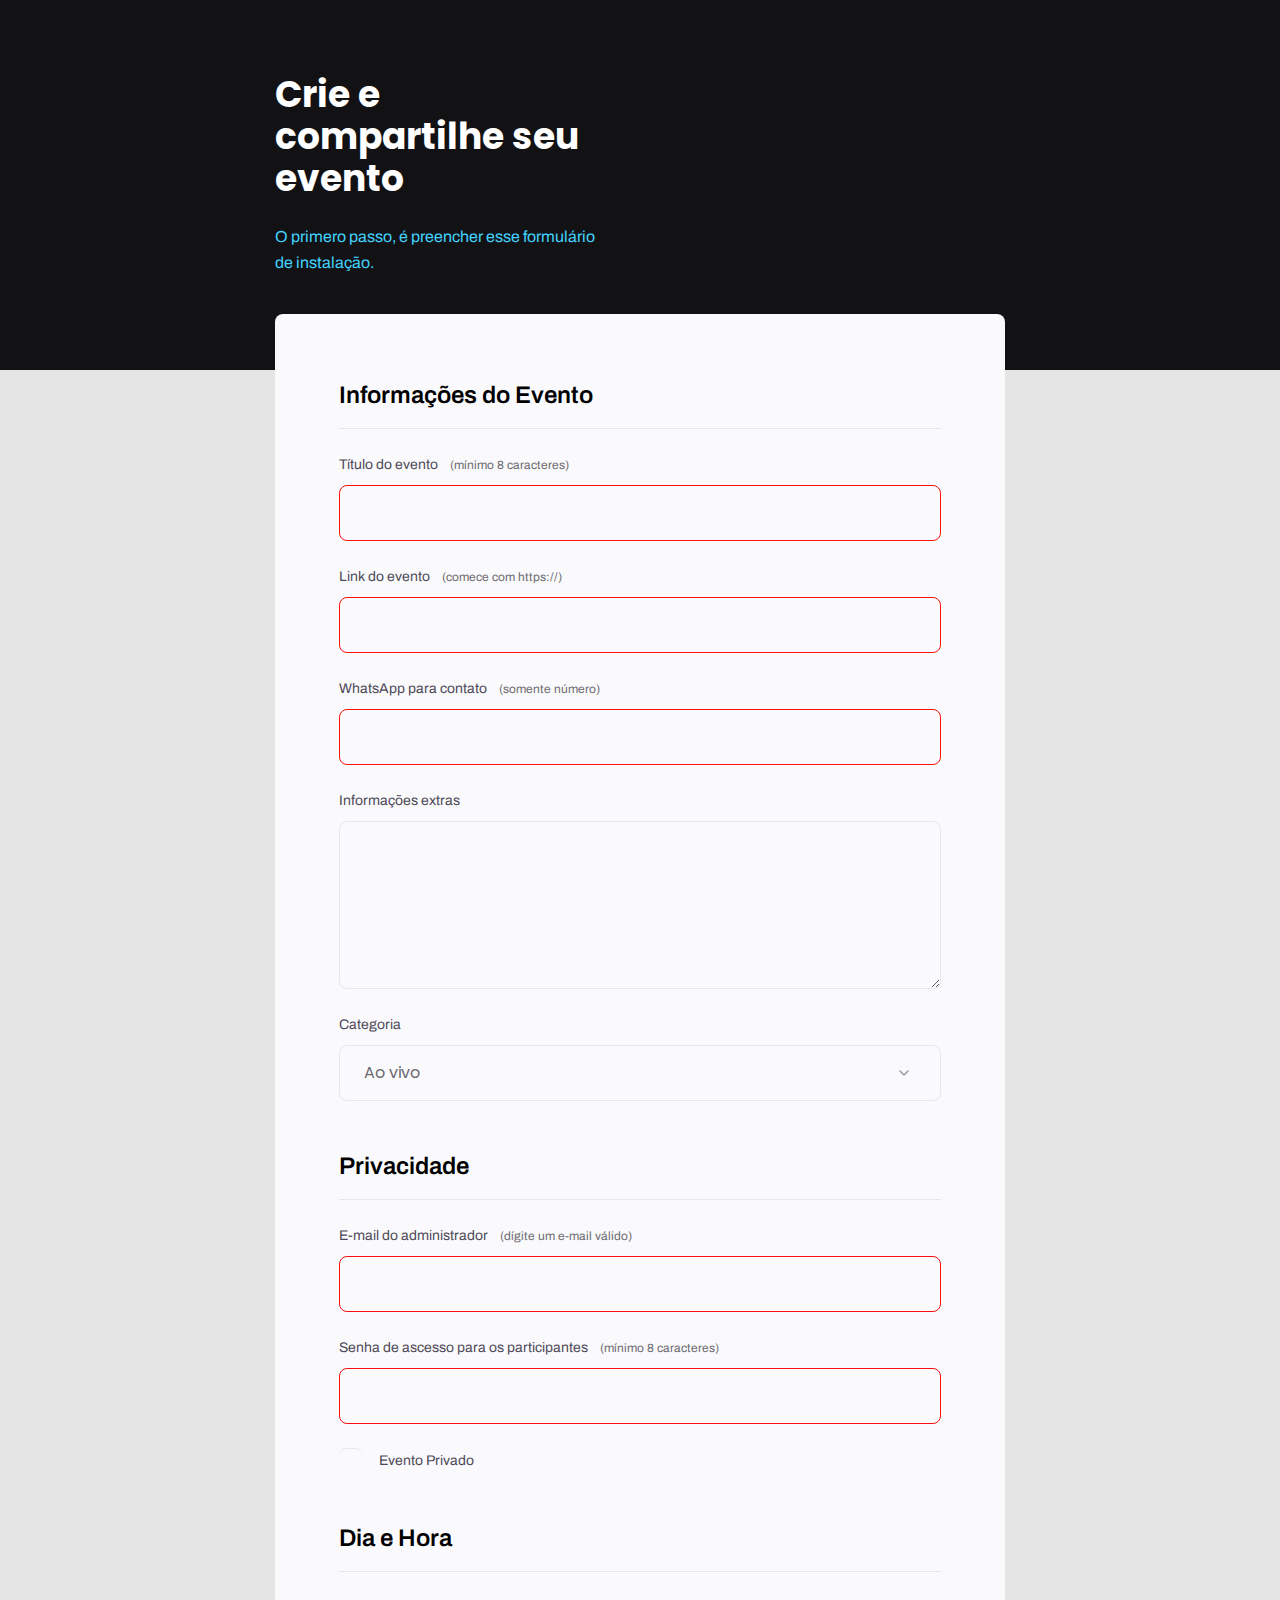
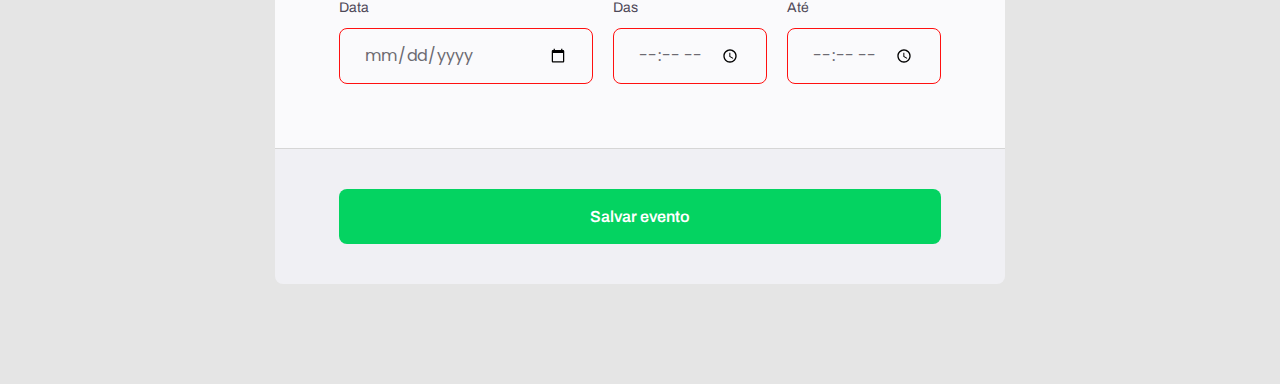
<file: explorer-rocketseat/Stage03/Projeto03/index.html>
<!DOCTYPE html>
<html lang="pt-br">
<head>
    <link rel="preconnect" href="https://fonts.googleapis.com">
    <link rel="preconnect" href="https://fonts.gstatic.com" crossorigin>

    <meta charset="UTF-8">
    <meta name="viewport" content="width=device-width, initial-scale=1.0">
    <title>Crie seu Evento</title>
    
    
    <link rel="stylesheet" href="style.css">
    <link href="https://fonts.googleapis.com/css2?family=Archivo:wght@600;700&family=Poppins&display=swap" rel="stylesheet">
</head>
<body>
    <div class="page">
        <header>
            <h1>Crie e compartilhe seu evento</h1>        
            <p>O primero passo, é preencher esse formulário de instalação.</p>
        </header>
        <form id="my-form">
            <fieldset>
                <div class="fildset-wrapper">
                    <legend>Informações do Evento</legend>
    
                    <div class="input-wrapper">
                        <label for="event-title">Título do evento<span>(mínimo 8 caracteres) </span></label>
                        <input type="text" id="event-title" required minlength="8"/>
                    </div>
    
                    <div class="input-wrapper">
                        <label for="event-link">Link do evento<span>(comece com https://) </span></label>
                        <input type="url" id="event-link" required minlength="8"/>
                    </div>

                    <div class="input-wrapper">
                        <label for="event-whatsapp">WhatsApp para contato<span>(somente número)</span></label> </span></label>
                        <input type="number" id="event-whatsapp" required minlength="8"/>
                    </div>

                    <div class="input-wrapper">
                        <label for="event-info">Informações extras</label>
                        <textarea id="envent-info"></textarea>
                    </div>

                    <div class="input-wrapper">
                        <label for="event-category">Categoria</label>
                        <select id="envent-category">
                            <option value="Live">Ao vivo</option>
                            <option value="Podcast">Podcast</option>
                            <option value="Mentorship">Mentoria</option>

                        </select>
                    </div>
                </div>
            </fieldset>

            <fieldset>
                <div class="fildset-wrapper">
                    <legend>Privacidade</legend>

                    <div class="input-wrapper">
                        <label for="event-email">E-mail do administrador<span>(dígite um e-mail válido) </span></label>
                        <input type="e-mail" id="event-email" required minlength="8"/>
                    </div>

                    <div class="input-wrapper">
                        <label for="event-password">Senha de ascesso para os participantes<span>(mínimo 8 caracteres) </span></label>
                        <input type="password" id="event-password" required minlength="8"/>
                    </div>

                    <div class="checkbox-wrapper">
                        <input type="checkbox" id="event-private" required/>
                        <label for="event-private">Evento Privado</label>
                    </div>
                </div>                   
            </fieldset>        
        
            <fieldset>
                <div class="fildset-wrapper">
                    <legend>Dia e Hora</legend>

                    <div class="col-3">
                        <div class="input-wrapper">
                            <label for="event-date">Data</label>
                            <input type="date" id="event-date" required/>
                        </div>
    
                        <div class="input-wrapper">
                            <label for="event-begin">Das</label>
                            <input type="time" id="event-begin" required/>
                        </div>

                        <div class="input-wrapper">
                            <label for="event-end">Até</label>
                            <input type="time" id="event-end" required/>
                        </div>
                    </div>

             
                </div>                   
            </fieldset>

        </form>
        <footer>
            <button class="button" form="my-form">Salvar evento</button>
        </footer>
    </div>
</body>
</html>
</file>
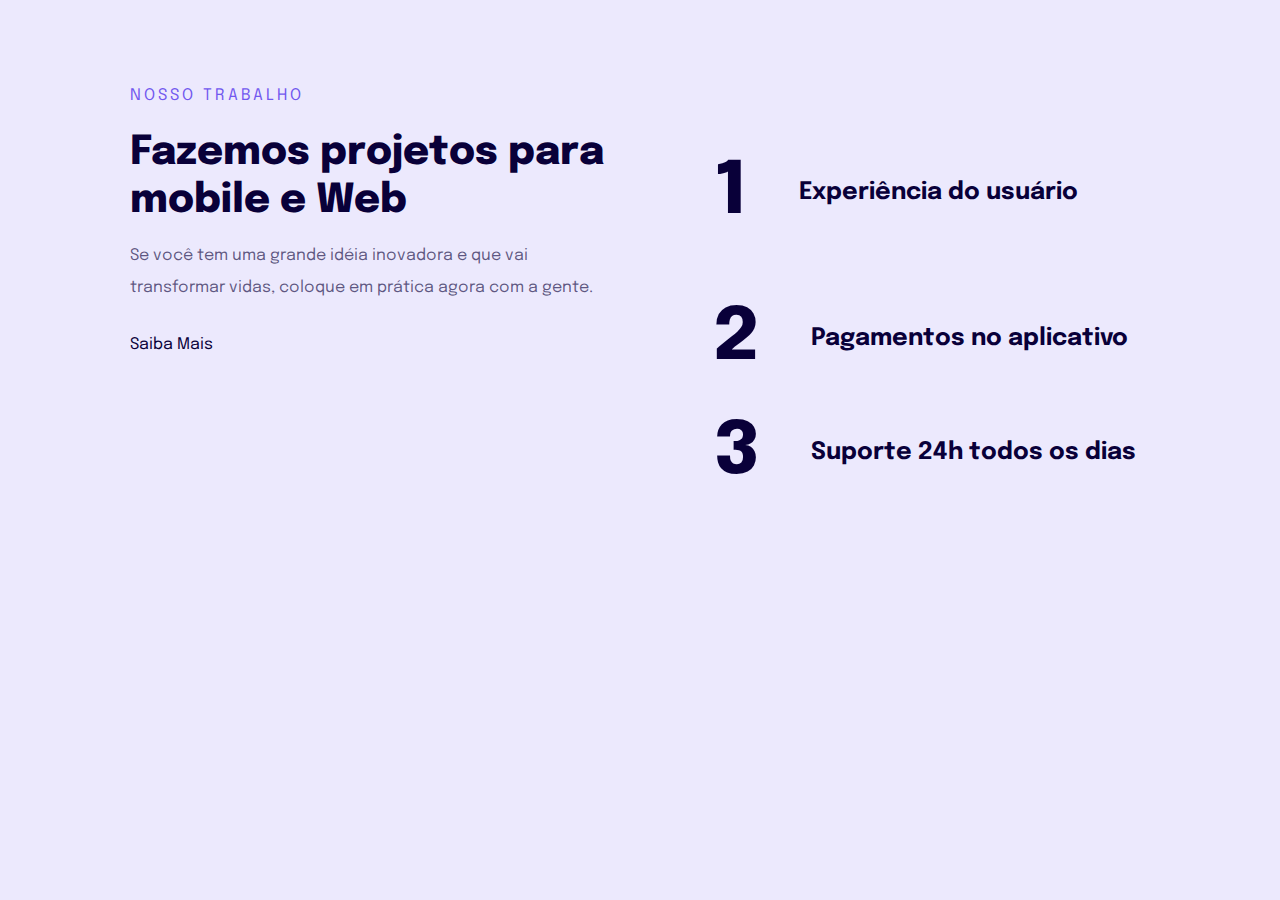
<file: explorer-rocketseat/Stage03/Projeto04/index.html>
<!DOCTYPE html>
<html lang="pt-br">
    <head>
    <link rel="preconnect" href="https://fonts.googleapis.com">
    <link rel="preconnect" href="https://fonts.gstatic.com" crossorigin>
    
    <meta charset="UTF-8">
    <meta name="viewport" content="width=device-width, initial-scale=1.0">
    <title>Introdução a responsividade</title>
    
    <link rel="stylesheet" href="style.css">
    <link href="https://fonts.googleapis.com/css2?family=Epilogue:wght@400;700;800&display=swap" rel="stylesheet">

</head>
<body>
    <main>
        <div>            
            <p>Nosso Trabalho</p>
            
            <h1>Fazemos projetos para mobile e Web</h1>
    
            <p>Se você tem uma grande idéia inovadora e que vai transformar vidas, coloque em prática agora com a gente.</p>
    
            <a href="#">Saiba Mais</a>
        </div>

        <ul>
            <li><span>1</span> Experiência do usuário <li>
            <li><span>2</span> Pagamentos no aplicativo </li>
            <li><span>3</span> Suporte 24h todos os dias </li>
        </ul>
    </main>
</body>
</html>
</file>
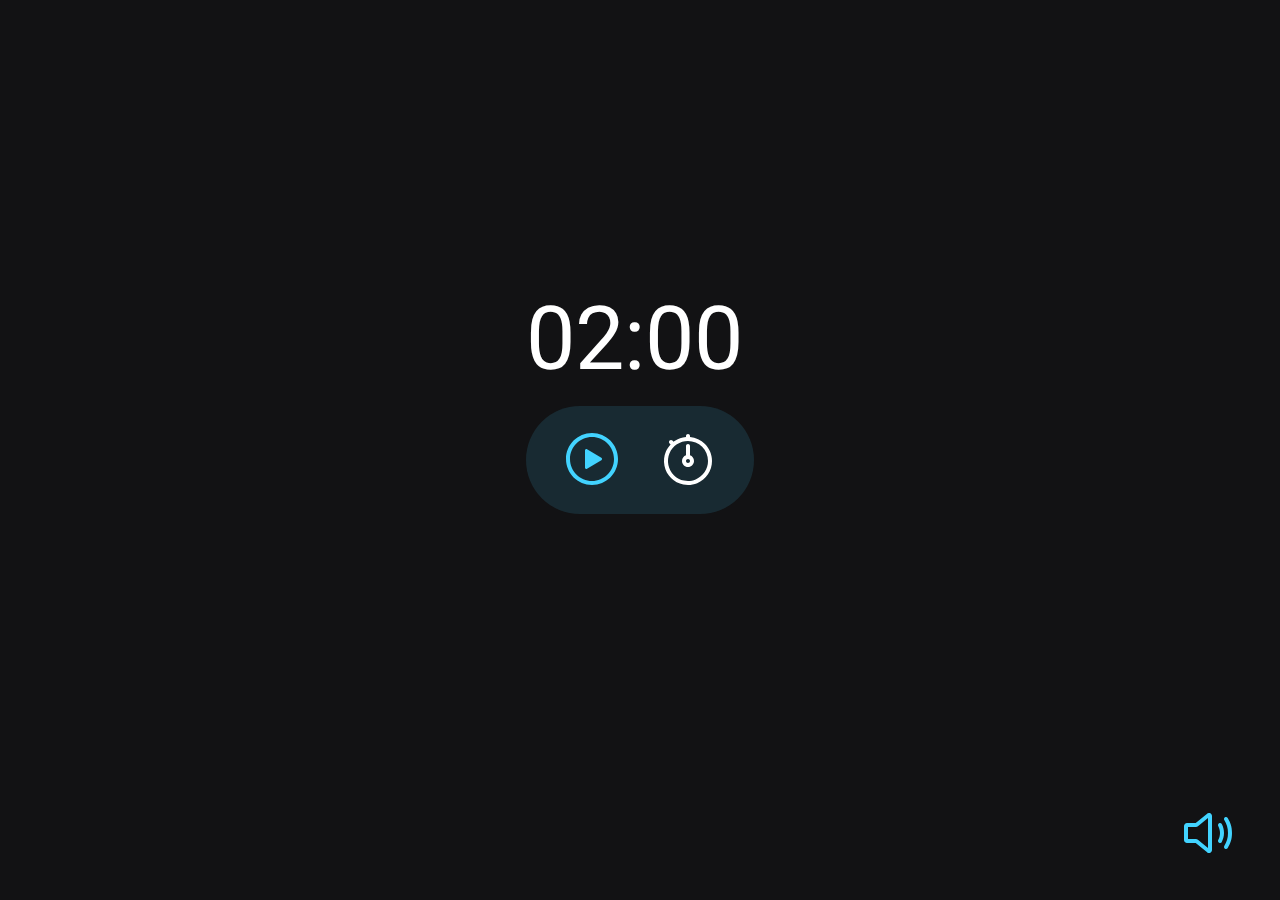
<file: explorer-rocketseat/stage05/cronometro/index.html>
<!DOCTYPE html>
<html lang="pt-br">
<head>
  <link rel="preconnect" href="https://fonts.googleapis.com">
  <link rel="preconnect" href="https://fonts.gstatic.com" crossorigin>
  
  <meta charset="UTF-8">
  <meta name="viewport" content="width=device-width, initial-scale=1.0">
  <meta name="description" content="Temporizador estilo pomodoro">
  <title>FocusTimer - Pomodoro</title>

  <link rel="shortcut icon" href="favicon.ico" type="image/x-icon">

  <link rel="stylesheet" href="style.css">
  <link href="https://fonts.googleapis.com/css2?family=Roboto:wght@700&display=swap" rel="stylesheet">
</head>
<body>
  <main>
    <div id="timer">
      <span class="minutes">02</span>
      <span>:</span>
      <span class="seconds">00</span>
    </div>
    <div id="controls">
      <button class="play">
        <svg width="64" height="64" viewBox="0 0 64 64" fill="none" xmlns="http://www.w3.org/2000/svg">
          <path fill-rule="evenodd" clip-rule="evenodd" d="M6 32C6 17.6454 17.6454 6 32 6C46.3546 6 58 17.6454 58 32C58 46.3546 46.3546 58 32 58C17.6454 58 6 46.3546 6 32ZM32 10C19.8546 10 10 19.8546 10 32C10 44.1454 19.8546 54 32 54C44.1454 54 54 44.1454 54 32C54 19.8546 44.1454 10 32 10Z" fill="#42D3FF"/>
          <path d="M27.04 41.805L41.3462 33.1625C41.5457 33.041 41.7105 32.8703 41.8248 32.6667C41.9392 32.4631 41.9993 32.2335 41.9993 32C41.9993 31.7665 41.9392 31.5369 41.8248 31.3333C41.7105 31.1297 41.5457 30.959 41.3462 30.8375L27.04 22.195C26.8349 22.0721 26.6009 22.0061 26.3619 22.0035C26.1228 22.001 25.8874 22.062 25.6798 22.1805C25.4721 22.2989 25.2998 22.4705 25.1803 22.6775C25.0608 22.8846 24.9986 23.1197 25 23.3587V40.6413C24.9986 40.8803 25.0608 41.1154 25.1803 41.3225C25.2998 41.5295 25.4721 41.7011 25.6798 41.8195C25.8874 41.938 26.1228 41.999 26.3619 41.9965C26.6009 41.9939 26.8349 41.9279 27.04 41.805Z" fill="#42D3FF"/>
        </svg>   
      </button>
      <button class="pause hide">
        <svg width="64" height="64" viewBox="0 0 64 64" fill="none" xmlns="http://www.w3.org/2000/svg">
          <path fill-rule="evenodd" clip-rule="evenodd" d="M6 32C6 17.6454 17.6454 6 32 6C46.3546 6 58 17.6454 58 32C58 46.3546 46.3546 58 32 58C17.6454 58 6 46.3546 6 32ZM32 10C19.8546 10 10 19.8546 10 32C10 44.1454 19.8546 54 32 54C44.1454 54 54 44.1454 54 32C54 19.8546 44.1454 10 32 10Z" fill="#42D3FF"/>
          <path fill-rule="evenodd" clip-rule="evenodd" d="M26 22C27.1046 22 28 22.8954 28 24V40C28 41.1046 27.1046 42 26 42C24.8954 42 24 41.1046 24 40V24C24 22.8954 24.8954 22 26 22Z" fill="#42D3FF"/>
          <path fill-rule="evenodd" clip-rule="evenodd" d="M38 22C39.1046 22 40 22.8954 40 24V40C40 41.1046 39.1046 42 38 42C36.8954 42 36 41.1046 36 40V24C36 22.8954 36.8954 22 38 22Z" fill="#42D3FF"/>
        </svg>
      </button>
      <button class="stop hide">
        <svg width="64" height="64" viewBox="0 0 64 64" fill="none" xmlns="http://www.w3.org/2000/svg">
          <path fill-rule="evenodd" clip-rule="evenodd" d="M6 32C6 17.6454 17.6454 6 32 6C46.3546 6 58 17.6454 58 32C58 46.3546 46.3546 58 32 58C17.6454 58 6 46.3546 6 32ZM32 10C19.8546 10 10 19.8546 10 32C10 44.1454 19.8546 54 32 54C44.1454 54 54 44.1454 54 32C54 19.8546 44.1454 10 32 10Z" fill="white"/>
          <path d="M38.8 42H25.2C24.3515 41.9993 23.538 41.662 22.938 41.062C22.338 40.462 22.0007 39.6485 22 38.8V25.2C22.0007 24.3515 22.338 23.538 22.938 22.938C23.538 22.338 24.3515 22.0007 25.2 22H38.8C39.6485 22.0007 40.462 22.338 41.062 22.938C41.662 23.538 41.9993 24.3515 42 25.2V38.8C41.9993 39.6485 41.662 40.462 41.062 41.062C40.462 41.662 39.6485 41.9993 38.8 42Z" fill="white"/>
        </svg> 
      </button>
      <button class="set">
        <svg width="64" height="64" viewBox="0 0 64 64" fill="none" xmlns="http://www.w3.org/2000/svg">
          <path fill-rule="evenodd" clip-rule="evenodd" d="M32 7C33.1046 7 34 7.89543 34 9V10.0834C39.6327 10.5542 44.9435 13.0024 48.9706 17.0294C53.4715 21.5303 56 27.6348 56 34C56 38.7468 54.5925 43.3869 51.9553 47.3337C49.3181 51.2805 45.5699 54.3566 41.1844 56.1731C36.799 57.9896 31.9734 58.4649 27.3179 57.5389C22.6623 56.6128 18.3859 54.327 15.0295 50.9706C11.673 47.6141 9.38722 43.3377 8.46118 38.6822C7.53513 34.0266 8.01041 29.201 9.82692 24.8156C10.9634 22.0719 12.593 19.5776 14.6203 17.4487L13.5858 16.4142C12.8048 15.6332 12.8048 14.3668 13.5858 13.5858C14.3669 12.8047 15.6332 12.8047 16.4142 13.5858L17.6163 14.7878C17.959 14.5313 18.3091 14.2834 18.6663 14.0447C22.0566 11.7794 25.9585 10.4214 30 10.0835V9C30 7.89543 30.8955 7 32 7ZM32 14C28.0444 14 24.1776 15.173 20.8886 17.3706C17.5996 19.5682 15.0362 22.6918 13.5224 26.3463C12.0087 30.0009 11.6126 34.0222 12.3843 37.9018C13.156 41.7814 15.0608 45.3451 17.8579 48.1421C20.6549 50.9392 24.2186 52.844 28.0982 53.6157C31.9778 54.3874 35.9992 53.9913 39.6537 52.4776C43.3082 50.9638 46.4318 48.4004 48.6294 45.1114C50.827 41.8224 52 37.9556 52 34C52 28.6957 49.8929 23.6086 46.1422 19.8579C42.3914 16.1071 37.3044 14 32 14ZM32 17C33.1046 17 34 17.8954 34 19V28.3414C36.3304 29.1651 38 31.3876 38 34C38 37.3137 35.3137 40 32 40C28.6863 40 26 37.3137 26 34C26 31.3876 27.6696 29.1651 30 28.3414V19C30 17.8954 30.8955 17 32 17ZM32 32C30.8955 32 30 32.8954 30 34C30 35.1046 30.8955 36 32 36C33.1046 36 34 35.1046 34 34C34 32.8954 33.1046 32 32 32Z" fill="white"/>
        </svg>   
      </button>
    </div>
  </main>

  <footer>
    <button class="sound-on">
      <svg width="64" height="64" viewBox="0 0 64 64" fill="none" xmlns="http://www.w3.org/2000/svg">
        <path fill-rule="evenodd" clip-rule="evenodd" d="M32.7502 12.0104C33.3025 11.9643 33.8569 12.072 34.3517 12.3218C34.8466 12.5715 35.2625 12.9535 35.5535 13.4253C35.8444 13.8971 35.999 14.4402 36 14.9945L36 14.9982V48.9982L36 49.0018C35.999 49.5561 35.8444 50.0993 35.5535 50.5711C35.2625 51.0429 34.8465 51.4248 34.3517 51.6746C33.8569 51.9243 33.3025 52.0321 32.7502 51.9859C32.1978 51.9398 31.669 51.7415 31.2225 51.4131C31.1946 51.3926 31.1673 51.3713 31.1405 51.3494L19.7189 41.9981C19.7172 41.9981 19.7154 41.9982 19.7137 41.9982C19.7112 41.9982 19.7087 41.9982 19.7063 41.9982H11C10.2044 41.9982 9.44129 41.6821 8.87868 41.1195C8.31607 40.5569 8 39.7938 8 38.9982V24.9982C8 24.2025 8.31607 23.4395 8.87868 22.8769C9.44129 22.3142 10.2044 21.9982 11 21.9982H19.719L31.1405 12.6469C31.1673 12.625 31.1946 12.6038 31.2225 12.5833C31.669 12.2549 32.1978 12.0566 32.7502 12.0104ZM32 17.1129L22.2504 25.0952C21.548 25.6829 20.66 26.0029 19.744 25.9982H12V37.9982H19.6996C20.6203 37.993 21.5147 38.3063 22.2309 38.8852C22.2342 38.8878 22.2375 38.8905 22.2407 38.8932L32 46.8835V17.1129Z" fill="#42D3FF"/>
        <path fill-rule="evenodd" clip-rule="evenodd" d="M43.0911 22.2185C44.075 21.7165 45.2795 22.1071 45.7815 23.0911C47.1523 25.7777 48 28.6985 48 32C48 35.2688 47.1159 38.2499 45.7876 40.897C45.2922 41.8842 44.0902 42.283 43.103 41.7876C42.1158 41.2922 41.717 40.0902 42.2124 39.103C43.3191 36.8976 44 34.5287 44 32C44 29.424 43.3477 27.1223 42.2185 24.9089C41.7165 23.925 42.1072 22.7205 43.0911 22.2185Z" fill="#42D3FF"/>
        <path fill-rule="evenodd" clip-rule="evenodd" d="M48.9926 16.2723C49.9468 15.7159 51.1714 16.0384 51.7277 16.9926C54.3508 21.4912 56 25.5505 56 32C56 38.4594 54.279 42.5547 51.7354 46.9943C51.1862 47.9527 49.9642 48.2845 49.0057 47.7354C48.0473 47.1862 47.7155 45.9641 48.2646 45.0057C50.591 40.9453 52 37.5406 52 32C52 26.4495 50.6492 23.0838 48.2723 19.0074C47.7159 18.0532 48.0384 16.8286 48.9926 16.2723Z" fill="#42D3FF"/>
      </svg> 
    </button>
    <button class="sound-off hide">
      <svg width="64" height="64" viewBox="0 0 64 64" fill="none" xmlns="http://www.w3.org/2000/svg">
        <path fill-rule="evenodd" clip-rule="evenodd" d="M6.58579 8.58579C7.36683 7.80474 8.63317 7.80474 9.41421 8.58579L53.4142 52.5858C54.1953 53.3668 54.1953 54.6332 53.4142 55.4142C52.6332 56.1953 51.3668 56.1953 50.5858 55.4142L6.58579 11.4142C5.80474 10.6332 5.80474 9.36683 6.58579 8.58579Z" fill="white"/>
        <path d="M28 17.115V21.34C28.0002 21.4722 28.0528 21.599 28.1462 21.6925L31.1462 24.6925C31.2161 24.7624 31.3051 24.8101 31.402 24.8295C31.499 24.8488 31.5995 24.839 31.6908 24.8013C31.7822 24.7636 31.8603 24.6996 31.9153 24.6175C31.9704 24.5354 31.9998 24.4388 32 24.34V15.0713C32.0056 14.5179 31.8613 13.9734 31.5825 13.4954C31.3036 13.0174 30.9007 12.6238 30.4163 12.3562C29.917 12.0875 29.3517 11.9664 28.7862 12.0069C28.2207 12.0474 27.6783 12.2479 27.2225 12.585C27.1939 12.6048 27.1664 12.6261 27.14 12.6488L23.1475 15.9175C23.0936 15.9618 23.0495 16.0169 23.0181 16.0792C22.9868 16.1415 22.9688 16.2098 22.9654 16.2795C22.962 16.3492 22.9732 16.4188 22.9983 16.4839C23.0234 16.549 23.0619 16.6082 23.1112 16.6575L25.2425 18.79C25.3304 18.8778 25.4478 18.9298 25.5718 18.9358C25.6959 18.9418 25.8178 18.9014 25.9137 18.8225L28 17.115Z" fill="white"/>
        <path d="M28 46.885L18.2412 38.895C17.5248 38.3131 16.6292 37.9969 15.7063 38H8V26H14.34C14.4388 25.9998 14.5354 25.9704 14.6175 25.9153C14.6996 25.8603 14.7636 25.7822 14.8013 25.6908C14.839 25.5995 14.8488 25.499 14.8295 25.402C14.8101 25.3051 14.7624 25.2161 14.6925 25.1462L11.6925 22.1462C11.599 22.0528 11.4722 22.0002 11.34 22H7C6.20435 22 5.44129 22.3161 4.87868 22.8787C4.31607 23.4413 4 24.2043 4 25V39C4 39.7956 4.31607 40.5587 4.87868 41.1213C5.44129 41.6839 6.20435 42 7 42H15.72L27.14 51.35C27.1664 51.3726 27.1939 51.3939 27.2225 51.4137C27.684 51.7554 28.2341 51.957 28.8071 51.9944C29.38 52.0319 29.9517 51.9036 30.4538 51.625C30.9283 51.3547 31.322 50.9624 31.5939 50.4888C31.8658 50.0151 32.006 49.4774 32 48.9313V42.66C31.9998 42.5278 31.9472 42.401 31.8538 42.3075L28.8538 39.3075C28.7839 39.2376 28.6949 39.1899 28.598 39.1705C28.501 39.1512 28.4005 39.161 28.3092 39.1987C28.2178 39.2364 28.1397 39.3004 28.0847 39.3825C28.0296 39.4646 28.0002 39.5612 28 39.66V46.885Z" fill="white"/>
        <path d="M44 32C44 28.93 43.2738 26.015 41.7812 23.0912C41.5346 22.6288 41.1163 22.2816 40.6163 22.1244C40.1162 21.9673 39.5745 22.0126 39.1076 22.2508C38.6407 22.489 38.286 22.901 38.1198 23.3981C37.9535 23.8951 37.9891 24.4376 38.2188 24.9088C39.4175 27.2575 40 29.5775 40 32C40 32.3333 39.9871 32.6721 39.9613 33.0163C39.9506 33.1597 39.9709 33.3037 40.021 33.4385C40.071 33.5733 40.1496 33.6958 40.2513 33.7975L42.7088 36.2562C42.7724 36.3202 42.8521 36.3657 42.9395 36.388C43.0269 36.4103 43.1187 36.4086 43.2052 36.383C43.2917 36.3573 43.3696 36.3088 43.4308 36.2425C43.4919 36.1762 43.534 36.0945 43.5525 36.0062C43.8483 34.6913 43.9983 33.3478 44 32Z" fill="white"/>
        <path d="M52 32C52 25.6012 50.365 21.5137 47.7275 16.9925C47.4566 16.5417 47.0191 16.2158 46.5097 16.0852C46.0003 15.9547 45.4599 16.0301 45.0056 16.295C44.5513 16.5599 44.2197 16.9931 44.0825 17.5008C43.9453 18.0085 44.0135 18.5498 44.2725 19.0075C46.6338 23.055 48 26.4788 48 32C48 34.9787 47.5887 37.36 46.8288 39.5812C46.7677 39.7583 46.7575 39.949 46.7995 40.1315C46.8415 40.3141 46.9339 40.4812 47.0662 40.6138L49.1625 42.7088C49.2204 42.7669 49.2917 42.8099 49.3702 42.8339C49.4486 42.858 49.5318 42.8623 49.6123 42.8466C49.6929 42.831 49.7683 42.7957 49.832 42.744C49.8957 42.6922 49.9456 42.6256 49.9775 42.55C51.2612 39.485 52 36.2388 52 32Z" fill="white"/>
        <path d="M60 32C60 22.7175 57.4762 16.8612 53.6862 10.9238C53.4008 10.4762 52.9493 10.1604 52.431 10.0457C51.9127 9.9311 51.3701 10.0271 50.9225 10.3125C50.4749 10.5979 50.1591 11.0495 50.0445 11.5678C49.9299 12.0861 50.0258 12.6287 50.3112 13.0763C53.7275 18.4225 56 23.6875 56 32C56 37.9312 54.8875 42.265 53.0513 46.125C53.0066 46.2181 52.9919 46.3228 53.0091 46.4247C53.0263 46.5265 53.0747 46.6205 53.1475 46.6937L55.375 48.9238C55.4307 48.9798 55.4989 49.0219 55.5739 49.0465C55.649 49.0711 55.7288 49.0776 55.8069 49.0654C55.8849 49.0532 55.959 49.0226 56.023 48.9763C56.087 48.93 56.1391 48.8691 56.175 48.7988C58.86 43.5275 60 38.375 60 32Z" fill="white"/>
      </svg> 
    </button>
  </footer>

  <script src="js/index.js" type="module"></script>
</body>
</html>
</file>
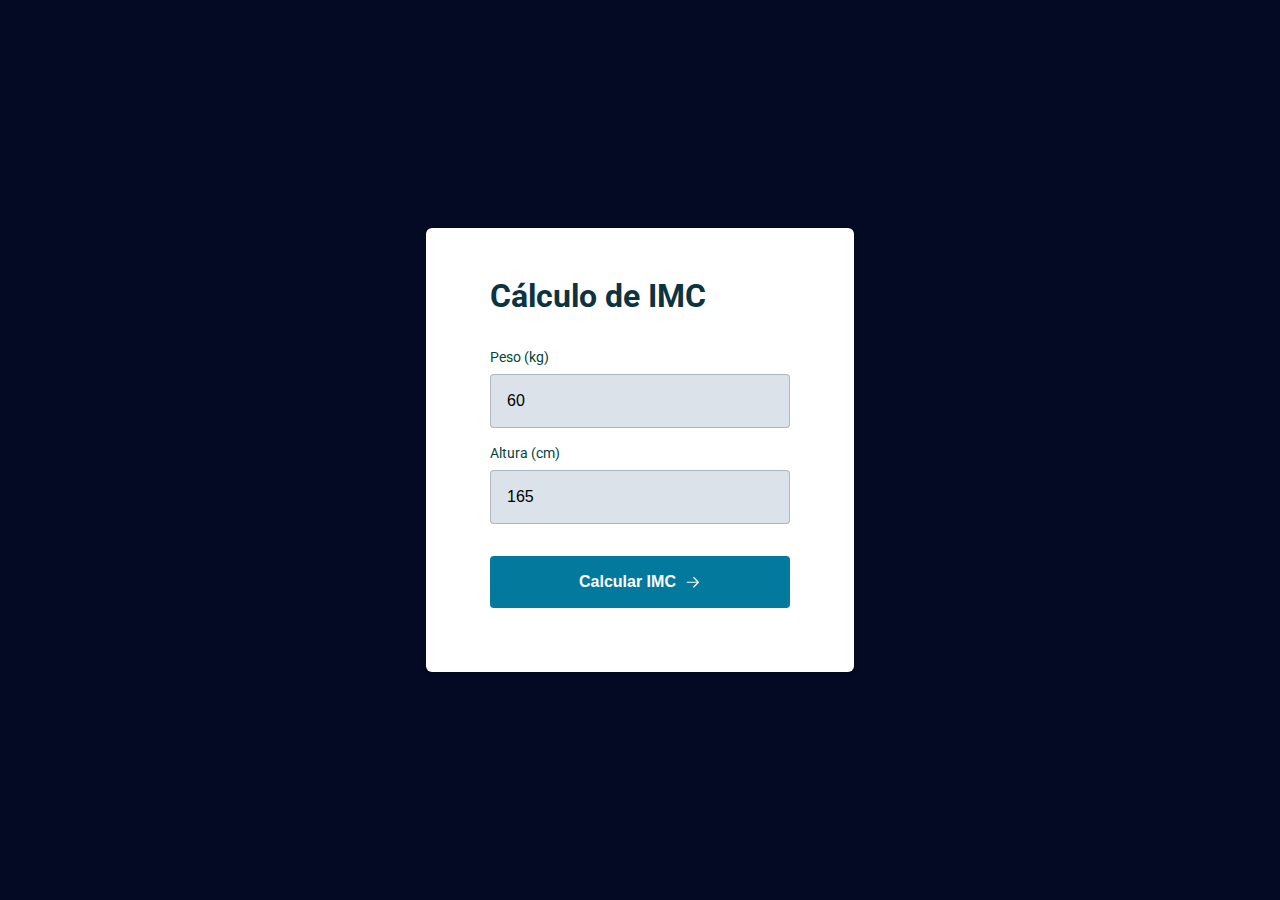
<file: explorer-rocketseat/stage05/IMC/index.html>
<!DOCTYPE html>
<html lang="pt-br">
<head>

    <link rel="preconnect" href="https://fonts.googleapis.com">
    <link rel="preconnect" href="https://fonts.gstatic.com" crossorigin>
    <meta charset="UTF-8">    
    <meta name="viewport" content="width=device-width, initial-scale=1.0">
    <title>Calculadora Imc</title>
    
    <link rel="stylesheet" href="./style.css">
    <link href="https://fonts.googleapis.com/css2?family=Roboto:wght@400;700&display=swap" rel="stylesheet">
    
    <script src="./js/script.js" defer type="module"></script>
  
</head>
<body>
    <div class="alert-error">
        Digite somente números
    </div>
    <div class="container">
            <main class="card">
                <form action="">
                    <h1 class="title">Cálculo de IMC</h1>

                    <div class="input-wrapper">
                        <label for="weigth">Peso (kg)</label>
                        <input id="weigth" type="text" placeholder="60"/>                        
                    </div>

                    <div class="input-wrapper">
                        <label for="heigth">Altura (cm)</label>
                        <input id="heigth" type="text" placeholder="165"/>                         
                    </div>

                    <button>Calcular IMC
                        <img src="./assets/arrow.svg" alt="seta apontando para a direita">
                    </button>
                    
                </form>                
            </main>
        </div>
        <div class="modal-wrapper">
            <div class="modal card">
                <h2 class="title">
                
                    <button class="close">
                        <img src="./assets/close.svg" alt="imagem para fechar o popup">
                    </button>

                    <span>Seu IMC é de 28</span>
                </h2>
            </div>
        </div>
</body>
</html>
</file>
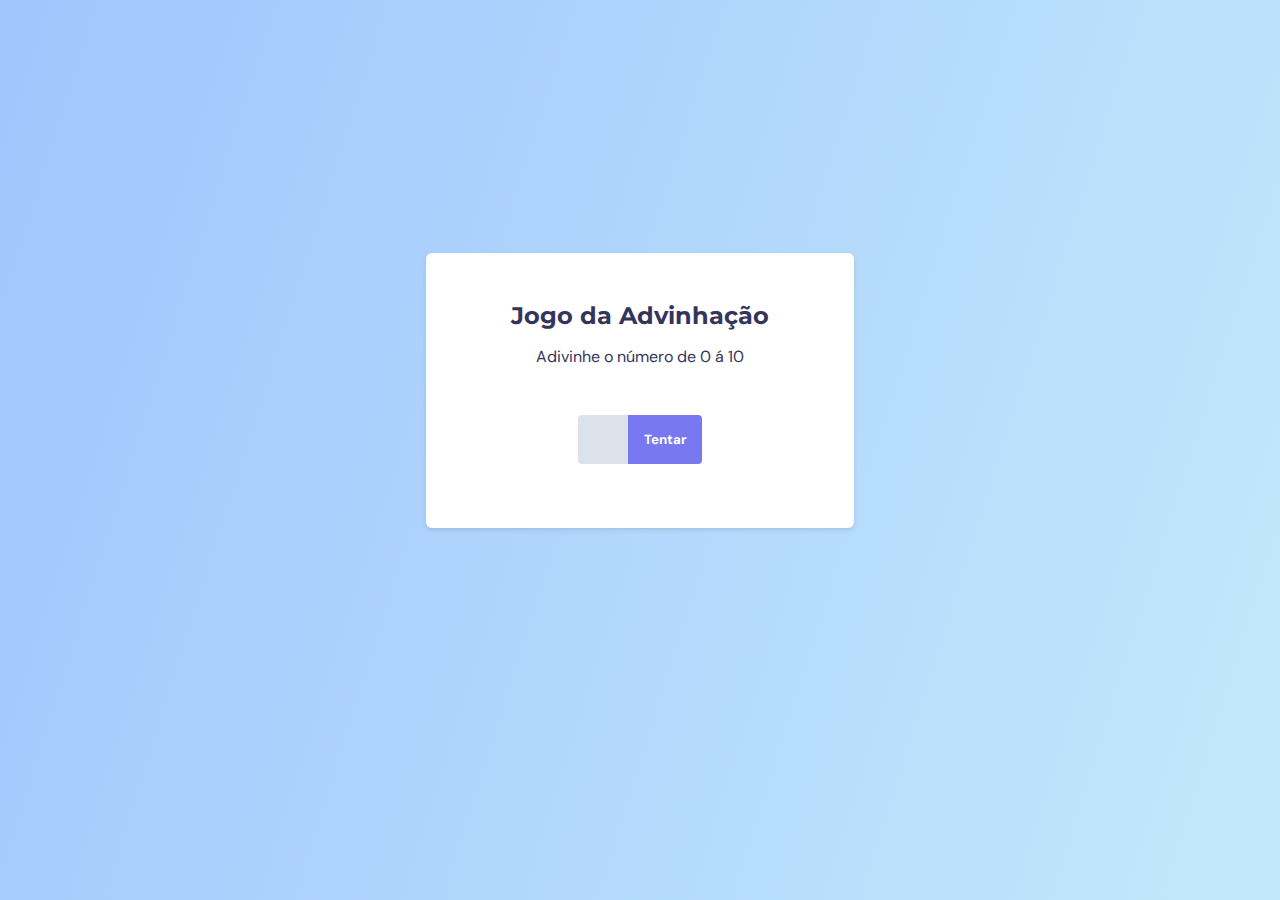
<file: explorer-rocketseat/stage05/jogo-adivinhacao/index.html>
<!DOCTYPE html>
<html lang="pt-br">
<head>
    <link rel="preconnect" href="https://fonts.googleapis.com">
    <link rel="preconnect" href="https://fonts.gstatic.com" crossorigin>

    <meta charset="UTF-8">    
    <meta name="viewport" content="width=device-width, initial-scale=1.0">
    <title>Jogo Adivinhação</title>

    <link rel="stylesheet" href="style.css">    
    <link href="https://fonts.googleapis.com/css2?family=DM+Sans:wght@400;700&family=Montserrat:wght@600&display=swap" rel="stylesheet">
</head>
<body>
    <main>

        <div class="screen1">
            <h1>Jogo da Advinhação</h1>
            <p>Adivinhe o número de 0 á 10</p>            
            <form>
                <input id="inputNumber" type="text">
                <button id="btnTry">Tentar</button>
            </form>
        </div>

        <div class="screen2 hide">
            <h2>Acertou em 3 vezes</h2>
            <button id="btnReset">Jogar novamente</button>
        </div>

        <script src="./script.js"></script>

    </main>
</body>
</html>
</file>
<file: explorer-rocketseat/Stage03/Projeto03/style.css>
*{
    margin: 0;
    padding: 0;
    box-sizing: border-box;
}

body, input, select, textarea {
    font-family: 'Poppins', sans-serif;
}

body{
    font-family: 'Archivo', sans-serif;
    background: #E5E5E5;
}

body::before {
    content: '';
    width: 100%;
    height: 370px;
    background: #121214;

    position: absolute;
    top: 0;
    left: 0;
    z-index: -1;
}

.page {
    width: 730px;
    margin: 0 auto;    
}

header {
    width: 320px;
    margin-top: 74px;
}

header h1 {
    font-family: 'Poppins', sans-serif;
    font-weight: bold;
    font-size: 36px;
    line-height: 42px;
    color: #fff; 
    
    margin-bottom: 24px;
}

header p {
    font-size: 16px;
    line-height: 26px;
    color: #42D3FF;
}

form {
    background: #FAFAFC;
    min-height: 300px;
    margin-top: 38px;

    border-radius: 8px 8px 0 0;
    padding: 64px;

    display: flex;
    flex-direction: column;
    gap: 48px;
}

fieldset {
    border: none;    
}

.fildset-wrapper {
    display: flex;
    flex-direction: column;
    gap: 24px;
}

fieldset legend {
    font-family: 'Archivo', sans-serif;
    font-weight: 600;
    font-size: 24px;
    line-height: 34px;

    width: 100%;
    border-bottom: 1px solid #E6E6F0;
    padding-bottom: 16px;
}

.input-wrapper {
    display: flex;
    flex-direction: column;
}

.input-wrapper label,
.checkbox-wrapper label {
    font-size: 14px;
    line-height: 24px;
    color: #4E4958;
    margin-bottom: 8px;
}

.input-wrapper label span {
    margin-left: 12px;
    font-size: 12px;
    line-height: 22px;
    color: #6C6A71;
}

.input-wrapper input, 
.input-wrapper textarea,
.input-wrapper select {
    background: #FAFAFC;
    border: 1px solid #E6E6F0;
    box-sizing: border-box;
    border-radius: 8px;
    height: 56px;
    padding: 0 24px;
    
    font-size: 16px;
    line-height: 26px;
    color: #6C6A71;    
}

.input-wrapper textarea {
    padding: 0;
    height: 168px;
}

.input-wrapper select {
    appearance: none;    
    -webkit-appearance: none;  
    background-image: url("data:image/svg+xml,%3Csvg width='24' height='24' viewBox='0 0 24 24' fill='none' xmlns='http://www.w3.org/2000/svg'%3E%3Cpath d='M8 10L12 14L16 10' stroke='%239C98A6' stroke-width='1.5' stroke-linecap='round' stroke-linejoin='round'/%3E%3C/svg%3E%0A");
    background-repeat: no-repeat;
    background-position: right 24px top 50%;
}

.col-3 {
    display: flex;
    gap: 20px;
}

.col-3 > div:nth-child(1){
    width: 100%;
}

.checkbox-wrapper {
    position: relative;
}

.checkbox-wrapper label {
    display: flex;
    align-items: center;    
    gap: 16px;
    margin: 0;    
}

.checkbox-wrapper input {
    position: absolute;
    top: 0;
    left: 0;
    
    width: 24px;
    height: 24px;
    opacity: 0;
}

.checkbox-wrapper label::before {
    content: " ";
    width: 24px;
    height: 24px;
    display: block;
    
    border-top: 1px solid #E6E6F0;
    border-radius: 8px;
}

.checkbox-wrapper input:checked + label::before {
    background-image: url("data:image/svg+xml,%3Csvg width='24' height='24' viewBox='0 0 24 24' fill='none' xmlns='http://www.w3.org/2000/svg'%3E%3Cpath d='M9.00016 16.1698L4.83016 11.9998L3.41016 13.4098L9.00016 18.9998L21.0002 6.99984L19.5902 5.58984L9.00016 16.1698Z' fill='%2342D3FF'/%3E%3C/svg%3E%0A");
}    

.checkbox-wrapper input:focus + label::before {
    outline: 2px solid #121214; 
}

footer {
    background: #F0F0F4;
    height: 136px;
    
    display: flex;
    flex-direction: column;
    
    padding: 40px 64px;
    margin-bottom: 100px;

    border-top: 1px solid #D6D6D6;
    border-radius: 0 0 8px 8px;
}
footer .button {
    height: 56px;
    background: #04D361;
    border-radius: 8px;
    
    font-family: 'Archivo', sans-serif;
    font-weight: 600;
    font-size: 16px;
    line-height: 26px;
    
    border: none;
    color: #FFFFFF;
}

footer .button:hover{
    background-color: #43ab70;
    cursor: pointer;
}  

input:invalid {
    border: 1px solid #FF1010;
}
</file>
<file: explorer-rocketseat/Stage03/Projeto04/style.css>
* {
    margin: 0;
    padding: 0;
    box-sizing: border-box;
}

:root {
    font-size: 62.5%; /* 10px */
}

ul {
    list-style: none;
}

body {
    background: #ECE9FD ;
    padding: 6rem 2.33rem 6.6rem;
    font-size: 1.6rem;
    font-family: 'Epilogue', sans-serif;
}

main {
    max-width: 33rem;
    margin: 0 auto;
}

h1 {
    font-weight: 800;
    font-size: 4rem;
    line-height: 4.8rem;

    color: #090039;
    margin-bottom: 1.5rem;
}

main p:first-child {
    color: #7158EF;  
    letter-spacing: 3px;
    text-transform: uppercase;
    line-height: 3.2rem;

    margin-bottom: 1.7rem;
}

h1 + p {
    color: rgba(10, 0, 57, 0.64);
    line-height: 3.2rem;

    margin-bottom: 3.2rem;
}

a {
    color: #090039;
    text-decoration: none;
}

a:hover {
    font-weight: bold;
}

ul {
    margin-top: 7.2rem;
    
}

ul li {
    font-weight: 700;
    font-size: 2.4rem;
    line-height: 3.2rem;
    color: #090039;
    
    max-width: 25.7rem ;
    
    display: flex;
    gap: 3.8rem;
}

ul li + li {
    margin-top: 3.2rem;
}

ul li span {
    font-weight: 800;
    font-size: 7.2rem;
    line-height: 8.2rem;
    letter-spacing: -2px;

    color: #090039;    
}

/*Media queries*/

@media (min-width: 700px) {
    body {
        padding: 8rem;
    }

    main {
        max-width: 1020px;
        display: flex;
        gap: 10rem;
    }

    main > div {
        max-width: 484px;
    }

    ul li {
        max-width: 450px;
        gap: 5.3rem;
        align-items: center; 
    }


}
</file>
<file: explorer-rocketseat/stage05/cronometro/style.css>
* {
    margin: 0;
    padding: 0;
    box-sizing: border-box;
}

:root {
    --bg-color:  #121214;

    --base-color: 194;
    --bg-primary-light: hsla(var(--base-color), 100%, 63%, 0.13);
    --primary-color: hsl(var(--base-color), 100%, 63%);

    --text-color: #fff;

    font-size: 62.5%;
}

body {
    background-color: var(--bg-color);
    color: var(--text-color);

    font-family: Roboto, sans-serif;
    display: grid;
    min-height: 100vh;
}

main{
    align-self: end;
    justify-self: center;
}

button {
    background-color: transparent;
    border: none;

    cursor: pointer;
}

.hide {
    display: none;
}

.play svg path,
.pause svg path, 
.sound-on svg path{
    fill: var(--primary-color);
}

button svg {
    width: clamp(3.2rem, 2rem + 12vw, 6.4rem);
}

#timer {
    font-size: clamp(4rem, 4rem + 10vw, 8.8rem);
    display: flex;
    margin-bottom: 1.6rem;
}

#controls {
    background-color: var(--bg-primary-light);

    display: flex;
    align-items: center;
    justify-content: center;
    gap: 3.2rem;
    
    border-radius: 9999px;

    width: clamp(10rem, 10rem + 30vw, 22.8rem);
    height: clamp(8rem, 5rem + 10vh, 10.8rem);
}

footer {
    justify-self: end;
    align-self: end;

    padding: 0 4rem 3.2rem 0;
}
</file>
<file: explorer-rocketseat/stage05/IMC/style.css>
* {
    margin: 0;
    padding: 0;
    box-sizing: border-box;
}

:root {
    font-size: 62.5%;

    --tt-heading: #0C3440;
    --bg-input: #DCE2E9;
    --tt-label: #00453A;
    --tt-input: #212529;
    --ot-input: #02799D;
    --bd-input: rgba(73, 80, 87, 0.3);
    --tt-placeHolder: rgba(73, 80, 87, 0.5);

    --tt-button: #FFFFFF;
    --bg-button: #02799D;
    --bg-button-hover: #023746;

    --bg-error: #F03E3E;
    --tt-error: #FFFFFF;
}

body {
    font-family: "Roboto", sans-serif;
    background-color: #040924;
}

body, input, button {
    font-size: 1.6rem;  
    line-height: 2rem;
}

.container {
    height: 100vh;
    display: grid;
    place-content: center;
}

.card {
    padding: 4.8rem 6.4rem 6.4rem;
    background: #FFFFFF;
    max-width: 42.8rem;
    margin-inline: auto;

    box-shadow: 0 .2rem .4rem rgba(0, 0, 0, 0.1);
    border-radius: .6rem;
}

.title {
    font-size: 3.2rem;
    line-height: 4rem;
    color: var(--tt-heading)
}

form {
    width: 30rem;
}

form h1 {
    margin-bottom: 3.2rem;
}

form label {
    font-size: 1.4rem;
    line-height: 1.8rem;
    color: var(--tt-label);
    margin-bottom: .8rem;
    display: block;
}

form input {
    width: 100%;
    border: .1rem solid var(--bd-input);
    background: var(--bg-input);
    padding: 1.6rem;
    border-radius: .4rem;
}

form input:focus {
    outline: 2px solid var(--ot-input);
}

form input::placeholder {
    color: var(--tt-placeholder);
}

.input-wrapper + .input-wrapper {
    margin-top: 1.6rem;
}

form button {
    margin-top: 3.2rem;
    padding: 1.6rem;
    width: 100%;

    background-color: var(--bg-button);
    color: var(--tt-button);
    border: none;
    border-radius: .4rem;

    display: flex;
    align-items: center;
    justify-content: center;
    gap: .8rem;

    font-weight: bold;
    cursor: pointer; 
    transition: background .3s;   
}

form button:hover {
    background-color: var(--bg-button-hover)
}

/* MODAL */
.modal-wrapper.open {
    opacity: 1;
    visibility: visible;
}

.modal-wrapper {
    position: absolute;
    inset: 0;

    display: grid;
    place-content: center;

    opacity: 0;
    visibility: hidden;
}

.modal {
    position: relative;
}

.modal button {
    background: none;
    border: none;

    position: absolute;
    top: 1.6rem;
    right: 1.6rem;
    cursor: pointer;

    transition: transform .3s;
}

.modal button:hover {
    transform: scale(1.1);
}

/*Alert error*/

.alert-error.open {
    visibility: visible;
    opacity: 1;
    transform:  translateY(0);
}

.alert-error {
    position: absolute;
    background-color: var(--bg-error);
    top: 0;
    left: 0;
    right: 0;
    text-align: center;
    color: var(--tt-error);
    padding: .8rem 0;
    font-weight: bold;

    visibility: hidden;
    opacity: 0;
    transform:  translateY(-30px);
    transition: transform .5s;
}
</file>
<file: explorer-rocketseat/stage05/jogo-adivinhacao/style.css>
*{
    margin: 0;
    padding: 0;
    box-sizing: border-box;
}

:root {
    font-size: 62.5%;
}

body {
    background: linear-gradient(287.56deg, #C2E9FB 0%, #A1C4FD 100%);
    font-size: 1.6rem;

    display: grid;
    place-items: center;
    height: 100vh;
}

body, button, input{
    font-family: "DM Sans", sans-serif;
}

button {    
    background-color: #7879F1;
    color: #FFFFFF;
    font-weight: bold;
    border-radius: 0 .4rem .4rem 0;
    cursor: pointer;

    transition: 200ms;
}

button:hover {
    transform:scale(1.1);
    background-color: #34355B;
}

.hide{
    display: none;
}

main {
    background: #FFFFFF;    
    box-shadow: 0 .2rem .4rem rgba(0, 0, 0, 0.1);
    border-radius: .6rem;
    padding: 4.8rem 6.4rem 6.4rem;

    width: min(42.8rem, 90%);

    margin-top: -12rem;   
    text-align: center; 
}    



/*Screen1*/
h1 {
    font-family: "Montserrat", sans-serif;
    font-size: 2.4rem;
    margin-bottom: 1.6rem;
}

h1, p {
    color: #34355B;
}

p {
    opacity: .8rem;
}

form {
    margin-top: 4.8rem;
    display: flex;
    justify-content: center;
  
}

input, button {
    border: none;
    padding: 1.6rem;
}

input {
    background-color: #DCE2E9;
    width: 5rem;
    border-radius: .4rem 0 0 .4rem;
}


/*Screnn2*/

h2 {
    font-size: 2.4rem;
    font-weight: normal;
    margin-bottom: 3.3rem;
}

.screen2 button {
    border-radius: .4rem ;
}
</file>
